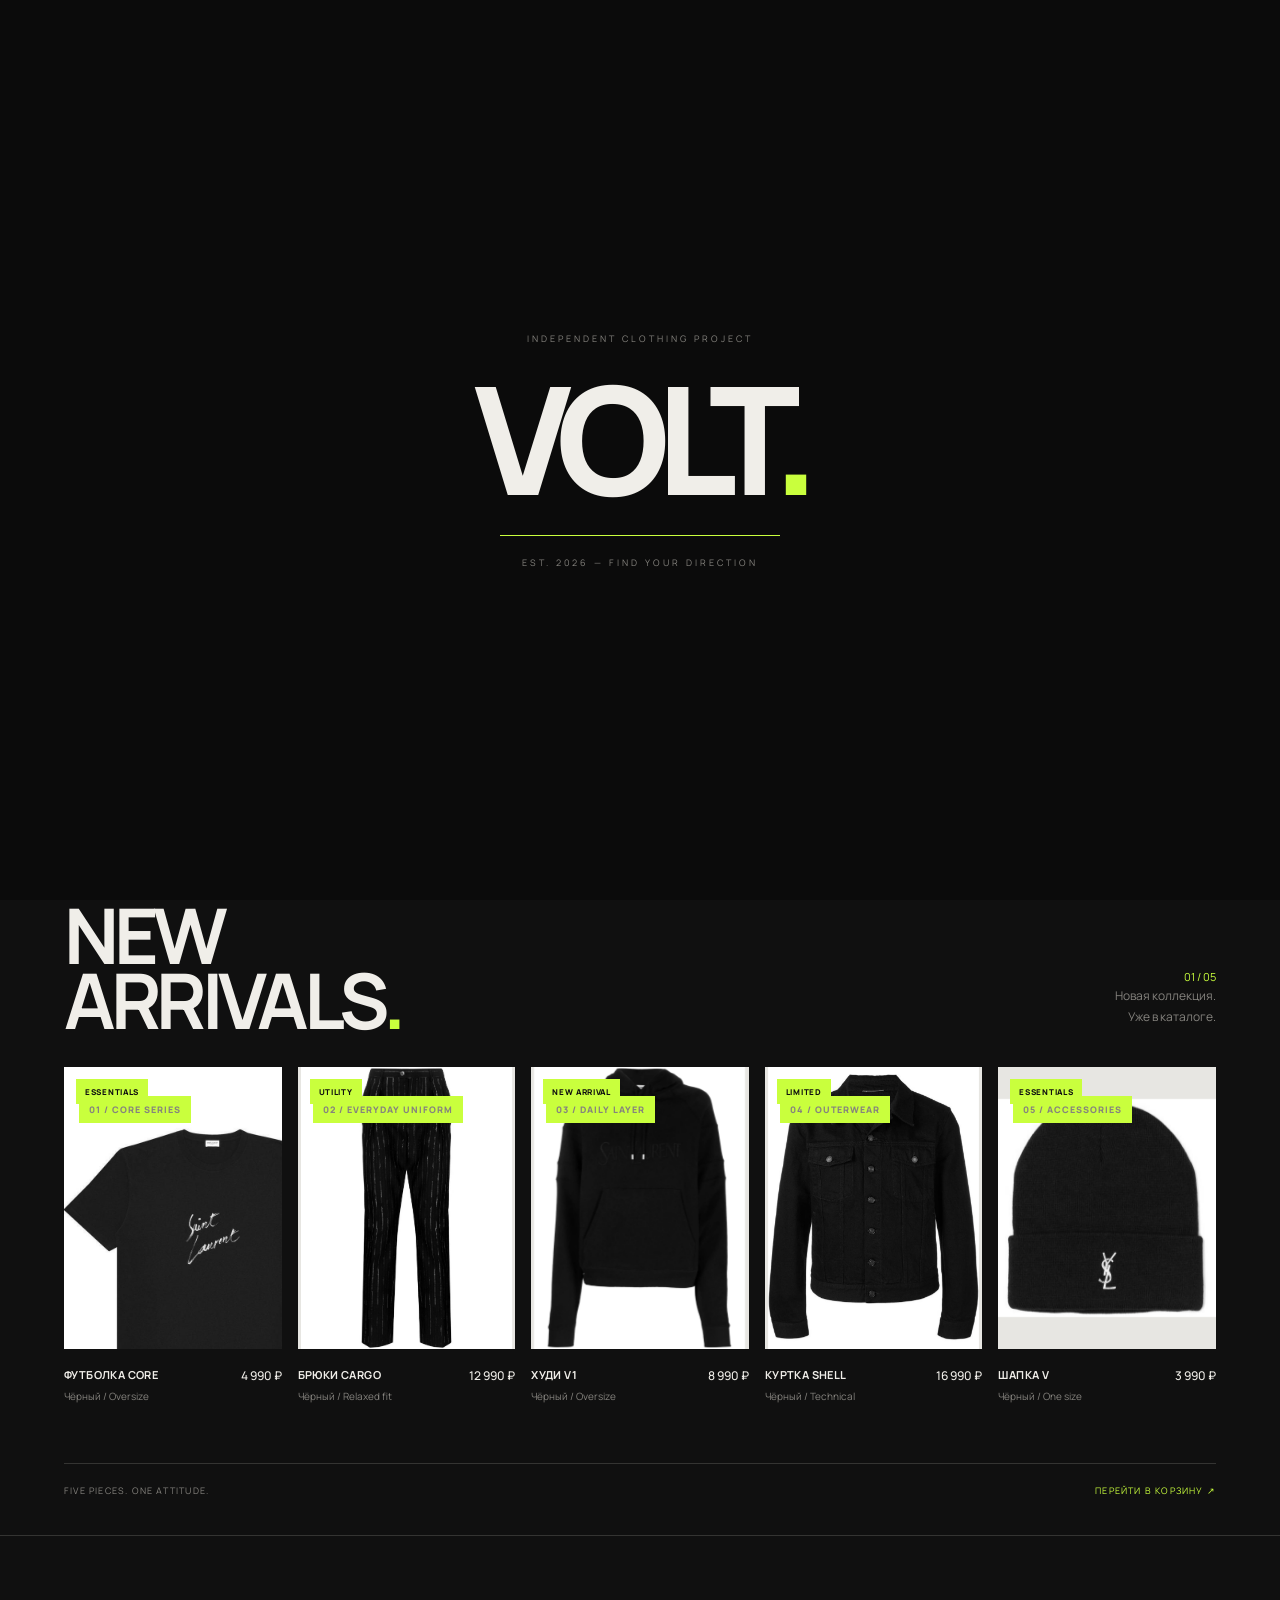
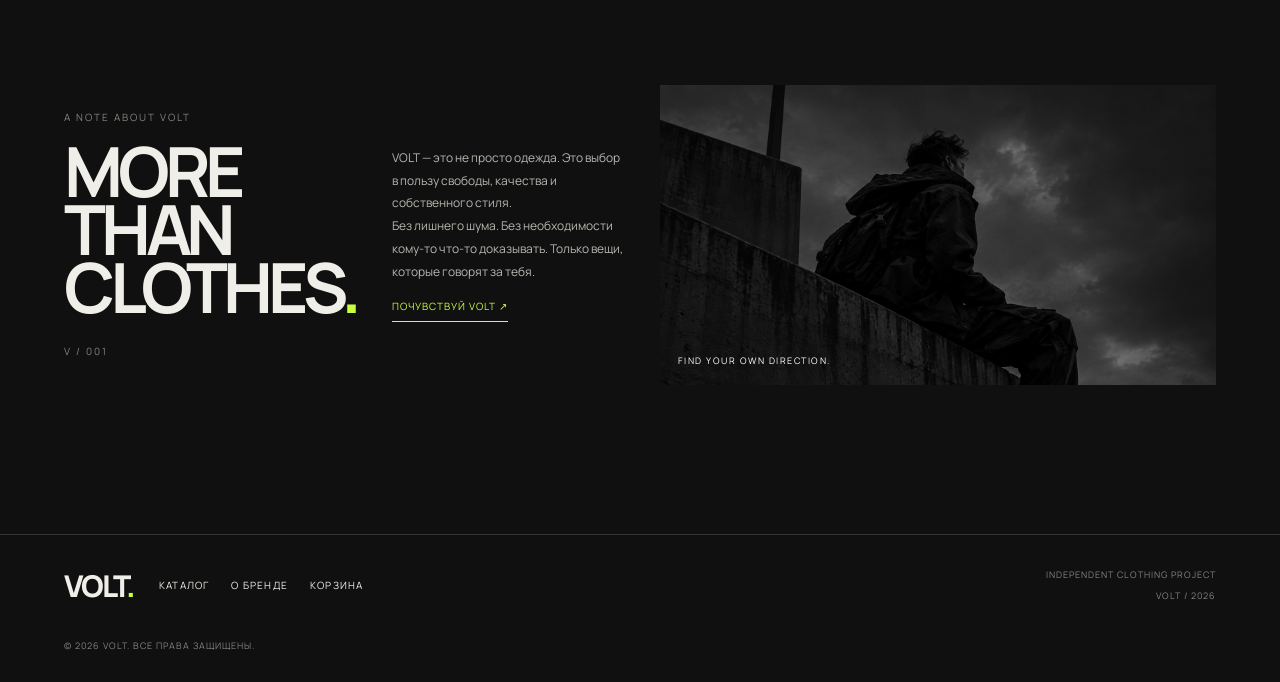
<file: index.html>
<!DOCTYPE html>
<html lang="ru">
<head>
  <meta charset="UTF-8">
  <meta name="viewport" content="width=device-width, initial-scale=1.0">
  <meta name="theme-color" content="#101010">
  <title>VOLT — Independent Clothing</title>
  <link rel="stylesheet" href="./styl.css">
</head>
<body>
<!-- VOLT INTRO -->
<div class="volt-intro" id="voltIntro" aria-label="VOLT">
  <div class="intro-content">
    <span class="intro-caption">INDEPENDENT CLOTHING PROJECT</span>
    <div class="intro-logo">VOLT<span>.</span></div>
    <div class="intro-line">
      <span></span>
    </div>
    <span class="intro-year">EST. 2026 — FIND YOUR DIRECTION</span>
  </div>
</div>
  <header class="header">
    <a href="./index.html" class="logo">VOLT<span>.</span></a>

    <nav class="navigation">
      <a href="#collection">КАТАЛОГ</a>
      <a href="#about">О БРЕНДЕ</a>
      <a href="#contacts">КОНТАКТЫ</a>
    </nav>

    <a href="./cart.html" class="header-button">КОРЗИНА ↗</a>
  </header>

  <main>
    <!-- HERO: главный журнальный экран -->
    <section class="hero hero-editorial">
      <div class="hero-meta">
        <span>INDEPENDENT LABEL / 2026</span>
        <span>01 — NEW COLLECTION</span>
      </div>

      <div class="hero-layout">
        <div class="hero-copy">
          <p class="eyebrow">ОДЕЖДА ДЛЯ ТЕХ, КТО ВЫБИРАЕТ СВОЁ</p>

          <h1>
            VOLT<br>
            CLOTHING<br>
            <span>COLLECTION.</span>
          </h1>

          <div class="hero-bottom">
            <p>Меньше шума.<br>Больше характера.</p>
            <a href="#collection" class="main-button">
              СМОТРЕТЬ КОЛЛЕКЦИЮ <span>↗</span>
            </a>
          </div>
        </div>

        <div class="hero-visual">
          <img
            src="./imagess/volt-campaign.jpg"
            alt="VOLT — editorial campaign"
            class="hero-campaign"
          >
          <span class="hero-vertical-label">FORM / FUNCTION / FREEDOM</span>
          <span class="hero-image-index">V — 001</span>
        </div>
      </div>

      <div class="hero-bottom-line">
        <span>DESIGNED TO STAND APART</span>
        <span>MOSCOW / EVERYWHERE</span>
        <a href="#collection">SCROLL TO EXPLORE ↓</a>
      </div>
    </section>

    <!-- КАТАЛОГ: ссылки на товары сохранены -->
    <section class="collection editorial-collection" id="collection">
      <div class="collection-heading">
        <div>
          <p class="eyebrow">VOL. 001 — 2026</p>
          <h2>NEW<br>ARRIVALS<span>.</span></h2>
        </div>

        <div class="collection-side-note">
          <span>01 / 05</span>
          <p>Новая коллекция.<br>Уже в каталоге.</p>
        </div>
      </div>

      <div class="products-wrapper">
        <div class="products">

          <a href="./product.html?id=tshirt" class="product-link">
            <article class="product product-tshirt">
              <div class="product-image">
                <span class="product-tag">ESSENTIALS</span>
                <img src="./imagess/футболка.jpg" alt="Футболка CORE">
              </div>
              <div class="product-label">01 / CORE SERIES</div>
              <div class="product-info">
                <div>
                  <h3>ФУТБОЛКА CORE</h3>
                  <p>Чёрный / Oversize</p>
                </div>
                <strong class="product-price">4 990 ₽</strong>
              </div>
            </article>
          </a>

          <a href="./product.html?id=pants" class="product-link">
            <article class="product product-pants">
              <div class="product-image">
                <span class="product-tag">UTILITY</span>
                <img src="./imagess/штаны.jpeg" alt="Брюки Cargo">
              </div>
              <div class="product-label">02 / EVERYDAY UNIFORM</div>
              <div class="product-info">
                <div>
                  <h3>БРЮКИ CARGO</h3>
                  <p>Чёрный / Relaxed fit</p>
                </div>
                <strong class="product-price">12 990 ₽</strong>
              </div>
            </article>
          </a>

          <a href="./product.html?id=hoodie" class="product-link">
            <article class="product product-hoodie">
              <div class="product-image">
                <span class="product-tag">NEW ARRIVAL</span>
                <img src="./imagess/худи.jpeg" alt="Худи V1">
              </div>
              <div class="product-label">03 / DAILY LAYER</div>
              <div class="product-info">
                <div>
                  <h3>ХУДИ V1</h3>
                  <p>Чёрный / Oversize</p>
                </div>
                <strong class="product-price">8 990 ₽</strong>
              </div>
            </article>
          </a>

          <a href="./product.html?id=jacket" class="product-link">
            <article class="product product-jacket">
              <div class="product-image">
                <span class="product-tag">LIMITED</span>
                <img src="./imagess/куртка.jpeg" alt="Куртка Shell">
              </div>
              <div class="product-label">04 / OUTERWEAR</div>
              <div class="product-info">
                <div>
                  <h3>КУРТКА SHELL</h3>
                  <p>Чёрный / Technical</p>
                </div>
                <strong class="product-price">16 990 ₽</strong>
              </div>
            </article>
          </a>

          <a href="./product.html?id=hat" class="product-link">
            <article class="product product-hat">
              <div class="product-image">
                <span class="product-tag">ESSENTIALS</span>
                <img src="./imagess/шапка.jpg" alt="Шапка V">
              </div>
              <div class="product-label">05 / ACCESSORIES</div>
              <div class="product-info">
                <div>
                  <h3>ШАПКА V</h3>
                  <p>Чёрный / One size</p>
                </div>
                <strong class="product-price">3 990 ₽</strong>
              </div>
            </article>
          </a>

        </div>
      </div>

      <div class="collection-footer">
        <span>FIVE PIECES. ONE ATTITUDE.</span>
        <a href="./cart.html">ПЕРЕЙТИ В КОРЗИНУ ↗</a>
      </div>
    </section>

    <!-- О БРЕНДЕ: асимметричный журнальный блок -->
    <section class="brand editorial-brand" id="about">
      <div class="brand-heading">
        <p class="eyebrow">A NOTE ABOUT VOLT</p>
        <h2>MORE<br>THAN<br>CLOTHES<span>.</span></h2>
        <span class="brand-number">V / 001</span>
      </div>

      <div class="brand-description">
        <p>
          VOLT — это не просто одежда. Это выбор в пользу
          свободы, качества и собственного стиля.
        </p>
        <p>
          Без лишнего шума. Без необходимости кому-то что-то доказывать.
          Только вещи, которые говорят за тебя.
        </p>
        <a href="#contacts" class="brand-link">ПОЧУВСТВУЙ VOLT ↗</a>
      </div>

      <div class="brand-image">
        <img
          src="./imagess/volt-campaign.jpg"
          alt="Атмосфера бренда VOLT"
          loading="lazy"
        >
        <span>FIND YOUR OWN DIRECTION.</span>
      </div>
    </section>
  </main>

  <footer class="footer editorial-footer" id="contacts">
    <a href="./index.html" class="logo">VOLT<span>.</span></a>

    <div class="footer-links">
      <a href="#collection">КАТАЛОГ</a>
      <a href="#about">О БРЕНДЕ</a>
      <a href="./cart.html">КОРЗИНА</a>
    </div>

    <div class="footer-signature">
      <span>INDEPENDENT CLOTHING PROJECT</span>
      <span>VOLT / 2026</span>
    </div>

    <p class="footer-copy">© 2026 VOLT. ВСЕ ПРАВА ЗАЩИЩЕНЫ.</p>
  </footer>

  <script>
    document.addEventListener("DOMContentLoaded", () => {
      const revealItems = document.querySelectorAll(
        ".hero-copy, .hero-visual, .collection-heading, .product-link, .brand-heading, .brand-description, .brand-image"
      );

      revealItems.forEach((element, index) => {
        element.classList.add("reveal-on-scroll");
        element.style.setProperty(
          "--reveal-delay",
          `${(index % 5) * 90}ms`
        );
      });

      if (!("IntersectionObserver" in window)) {
        revealItems.forEach(element => element.classList.add("is-visible"));
        return;
      }

      const observer = new IntersectionObserver(entries => {
        entries.forEach(entry => {
          if (entry.isIntersecting) {
            entry.target.classList.add("is-visible");
            observer.unobserve(entry.target);
          }
        });
      }, { threshold: 0.12 });

      revealItems.forEach(element => observer.observe(element));
    });
  </script>
<script>
(() => {
  const intro = document.getElementById("voltIntro");

  if (!intro) return;

  // Не показываем заставку при настройке уменьшенного движения.
  if (window.matchMedia("(prefers-reduced-motion: reduce)").matches) {
    intro.remove();
    return;
  }

  // Не блокируем сайт дольше необходимого.
  const finishIntro = () => {
    intro.classList.add("intro-hidden");

    window.setTimeout(() => {
      intro.remove();
    }, 900);
  };

  // Общая длительность заставки — около 2 секунд.
  window.setTimeout(finishIntro, 1900);
})();
</script>
</body>
</html>
</file>
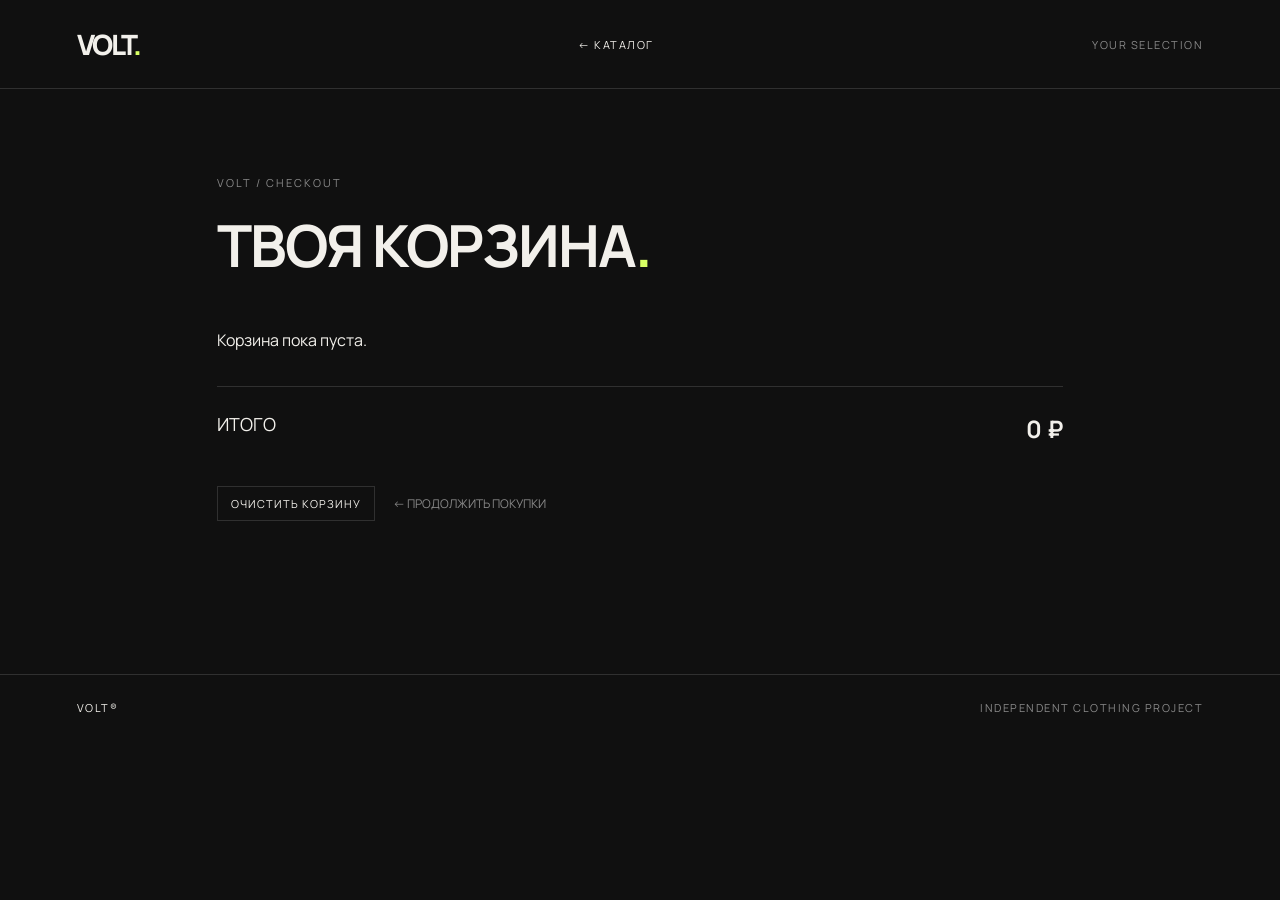
<file: cart.html>
<!DOCTYPE html>
<html lang="ru">
<head>
  <meta charset="UTF-8">
  <meta name="viewport" content="width=device-width, initial-scale=1.0">
  <title>Корзина — VOLT</title>
  <link rel="stylesheet" href="./cart.css">
  <script src="./cart.js" defer></script>
</head>
<body>
  <header class="header">
    <a href="index.html" class="logo">VOLT<span>.</span></a>
    <a href="index.html" class="back-link">← КАТАЛОГ</a>
    <span class="header-label">YOUR SELECTION</span>
  </header>

  <main class="cart-page">
    <p class="eyebrow">VOLT / CHECKOUT</p>
    <h1>ТВОЯ КОРЗИНА<span>.</span></h1>

    <div id="cart-items"></div>

    <section class="cart-summary">
      <div class="total-row">
        <span>ИТОГО</span>
        <strong id="cart-total">0 ₽</strong>
      </div>
      <button id="clear-cart" class="clear-button">
        ОЧИСТИТЬ КОРЗИНУ
      </button>
      <a href="index.html" class="continue-link">← ПРОДОЛЖИТЬ ПОКУПКИ</a>
    </section>
  </main>

  <footer class="footer">
    <span>VOLT®</span>
    <span>INDEPENDENT CLOTHING PROJECT</span>
  </footer>
</body>
</html>
</file>
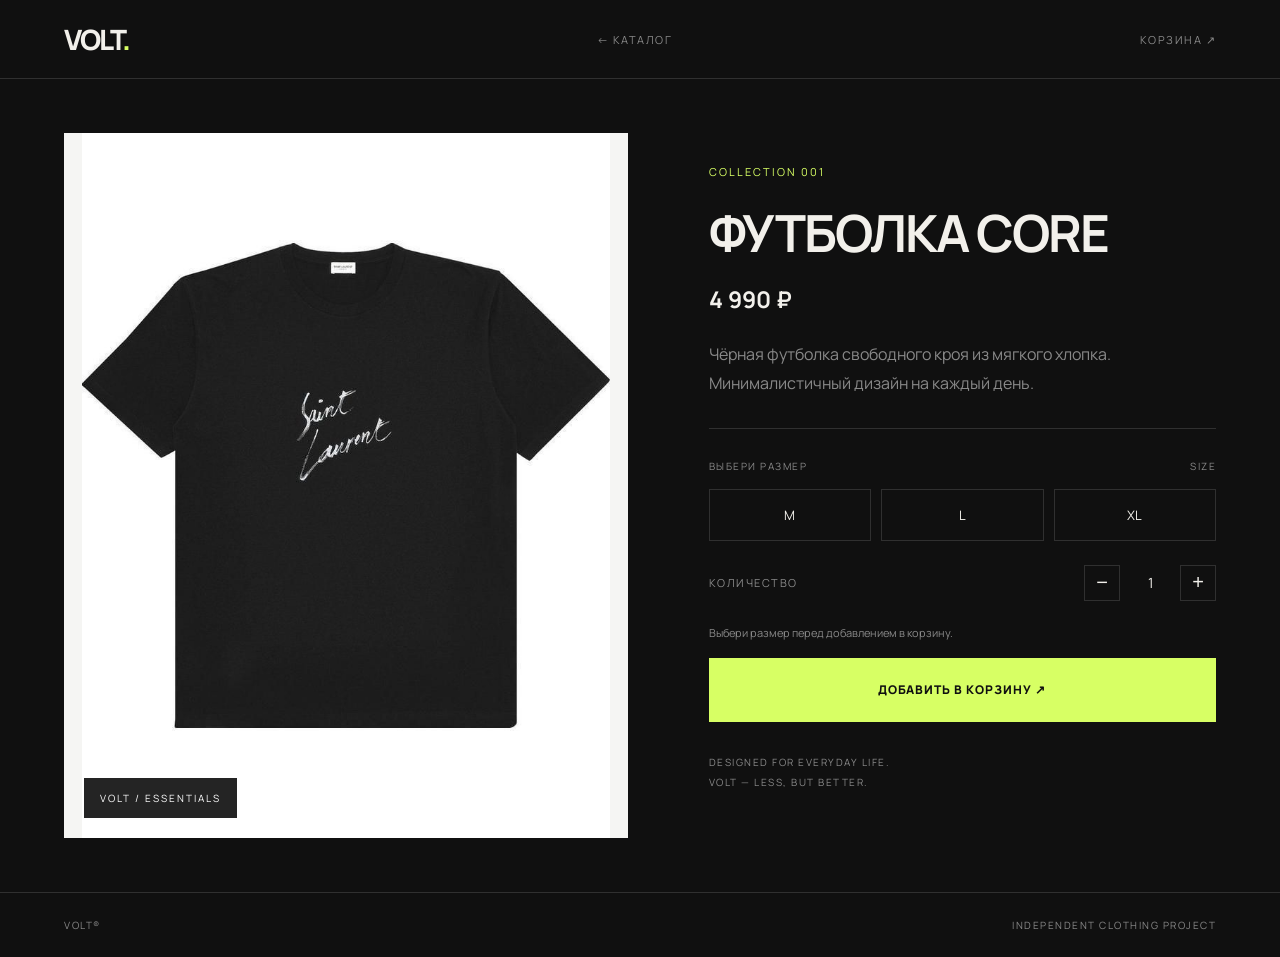
<file: product.html>
<!DOCTYPE html>
<html lang="ru">
<head>
  <meta charset="UTF-8">
  <meta name="viewport" content="width=device-width, initial-scale=1.0">
  <title>Футболка CORE — VOLT</title>
  <link rel="stylesheet" href="./product.css">
  <script src="./product.js" defer></script>
</head>
<body>

  <header class="header">
    <a href="index.html" class="logo">VOLT<span>.</span></a>
    <a href="index.html" class="header-link">← КАТАЛОГ</a>
    <a href="cart.html" class="header-link">КОРЗИНА ↗</a>
  </header>

  <main class="product-page">
    <section class="product-gallery">
      <img
        id="product-image"
        src="imagess/футболка.jpg"
        alt="Футболка CORE"
      >
      <span class="image-label">VOLT / ESSENTIALS</span>
    </section>

    <section class="product-info">
      <p class="eyebrow">COLLECTION 001</p>

      <h1 id="product-name">ФУТБОЛКА CORE</h1>

      <p class="price" id="product-price">4 990 ₽</p>

      <p class="description" id="product-description">
        Чёрная футболка свободного кроя.
      </p>

      <div class="line"></div>

      <div class="size-heading">
        <span>ВЫБЕРИ РАЗМЕР</span>
        <span>SIZE</span>
      </div>

      <div class="sizes" id="sizes">
        <button class="size-option" type="button" data-size="M">M</button>
        <button class="size-option" type="button" data-size="L">L</button>
        <button class="size-option" type="button" data-size="XL">XL</button>
      </div>

<div class="quantity-selector">
  <span>КОЛИЧЕСТВО</span>

  <div class="quantity-controls">
    <button type="button" id="quantity-minus">−</button>
    <span id="quantity-value">1</span>
    <button type="button" id="quantity-plus">+</button>
  </div>
</div>

      <p id="size-message" class="size-message">
        Выбери размер перед добавлением в корзину.
      </p>

      <button id="buy-button" class="buy-button" type="button">
        ДОБАВИТЬ В КОРЗИНУ ↗
      </button>

      <p class="shipping">
        DESIGNED FOR EVERYDAY LIFE.<br>
        VOLT — LESS, BUT BETTER.
      </p>
    </section>
  </main>

  <footer class="footer">
    <span>VOLT®</span>
    <span>INDEPENDENT CLOTHING PROJECT</span>
  </footer>

</body>
</html>
</file>
<file: styl.css>
@import url('https://fonts.googleapis.com/css2?family=Manrope:wght@400;500;600;700;800&display=swap');


:root {
    --background: #101010;
    --text: #f0eee9;
    --muted: #85837e;
    --line: #343432;
    --accent: #c9ff3d;
}


* {
    margin: 0;
    padding: 0;
    box-sizing: border-box;
}


html {
    scroll-behavior: smooth;
}


body {
    background: var(--background);
    color: var(--text);
    font-family: 'Manrope', sans-serif;
}


a {
    color: inherit;
    text-decoration: none;
}


/* =========================
   HEADER
========================= */


.header {
    height: 90px;

    display: flex;
    align-items: center;
    justify-content: space-between;

    padding: 0 7%;

    border-bottom: 1px solid var(--line);

    position: relative;
    z-index: 10;
}


.logo {
    font-size: 30px;
    font-weight: 800;
    letter-spacing: -2px;
}


.logo span {
    color: var(--accent);
}


.navigation {
    display: flex;
    gap: 45px;
}


.navigation a {
    font-size: 11px;
    letter-spacing: 1px;
    color: #aaa;
}


.header-button {
    border: 1px solid #555;

    padding: 15px 25px;

    font-size: 11px;
    letter-spacing: 1px;

    transition: 0.3s;
}


.header-button:hover {
    background: var(--accent);
    color: #000;
    border-color: var(--accent);
}


/* =========================
   HERO
========================= */


.hero {
    min-height: 790px;

    padding: 40px 7% 50px;

    position: relative;

    display: flex;
    flex-direction: column;
    justify-content: space-between;

    overflow: hidden;
}


.hero::after {
    content: "V";

    position: absolute;

    right: 5%;
    bottom: -180px;

    font-size: 650px;
    font-weight: 800;

    color: #171717;

    line-height: 1;

    pointer-events: none;
}


.hero-info {
    display: flex;
    justify-content: space-between;

    font-size: 10px;
    letter-spacing: 2px;

    color: var(--muted);

    position: relative;
    z-index: 2;
}


.hero-content {
    position: relative;
    z-index: 2;
}


.eyebrow {
    font-size: 10px;
    letter-spacing: 3px;

    color: var(--muted);

    margin-bottom: 45px;
}


.hero h1 {
    font-size: clamp(70px, 10vw, 170px);

    line-height: 0.82;

    letter-spacing: -8px;

    max-width: 1000px;

    font-weight: 800;
}


.hero h1 span {
    color: #777570;
}


.hero-bottom {
    margin-top: 60px;

    display: flex;
    align-items: end;
    justify-content: space-between;

    max-width: 1050px;
}


.hero-bottom p {
    color: #aaa;

    font-size: 15px;

    line-height: 1.7;
}


.main-button {
    background: var(--accent);

    color: #050505;

    padding: 22px 28px;

    font-size: 11px;

    font-weight: 800;

    letter-spacing: 1px;

    transition: 0.3s;
}


.main-button span {
    margin-left: 45px;

    font-size: 18px;
}


.main-button:hover {
    transform: translateY(-4px);
}


/* =========================
   COLLECTION
========================= */


.collection {
    border-top: 1px solid var(--line);

    padding: 100px 7% 60px;
}


.collection-heading {
    display: flex;

    justify-content: space-between;

    align-items: end;

    margin-bottom: 55px;
}


.collection-heading h2 {
    font-size: clamp(55px, 7vw, 110px);

    line-height: 0.85;

    letter-spacing: -5px;

    margin-top: 15px;
}


.collection-controls {
    display: flex;

    align-items: center;

    gap: 12px;
}


.collection-controls span {
    font-size: 10px;

    color: var(--muted);

    margin-right: 20px;
}


.collection-controls button {
    width: 45px;
    height: 45px;

    border: 1px solid #444;

    background: transparent;

    color: white;

    cursor: pointer;

    font-size: 18px;

    transition: 0.3s;
}


.collection-controls button:hover {
    background: var(--accent);

    color: black;

    border-color: var(--accent);
}


/* =========================
   PRODUCTS
========================= */


.products-wrapper {
    overflow: hidden;
}


.products {
    display: flex;

    gap: 20px;

    overflow-x: auto;

    scroll-behavior: smooth;

    scrollbar-width: none;

    padding-bottom: 20px;
}


.products::-webkit-scrollbar {
    display: none;
}


.product {
    min-width: 300px;

    width: 300px;

    flex-shrink: 0;
}


.product-image {
    height: 400px;

    background: #191919;

    position: relative;

    overflow: hidden;
}


.product-image img {
    width: 100%;
    height: 100%;

    object-fit: cover;

    display: block;

    filter: grayscale(100%);

    transition: 0.5s;
}


.product:hover img {
    transform: scale(1.04);

    filter: grayscale(0%);
}


.product-label {
    position: absolute;

    top: 15px;
    left: 15px;

    background: var(--accent);

    color: #000;

    padding: 7px 10px;

    font-size: 9px;

    font-weight: 800;

    letter-spacing: 1px;

    z-index: 2;
}


.product-info {
    display: flex;

    justify-content: space-between;

    align-items: end;

    padding-top: 18px;
}


.product-info h3 {
    font-size: 12px;

    letter-spacing: 1px;

    margin-bottom: 7px;
}


.product-info p {
    font-size: 10px;

    color: var(--muted);
}


.product-info strong {
    font-size: 12px;

    white-space: nowrap;
}


/* =========================
   COLLECTION FOOTER
========================= */


.collection-footer {
    display: flex;

    justify-content: space-between;

    border-top: 1px solid var(--line);

    margin-top: 80px;

    padding-top: 20px;

    font-size: 10px;

    letter-spacing: 2px;

    color: var(--muted);
}


/* =========================
   BRAND
========================= */


.brand {
    min-height: 600px;

    border-top: 1px solid var(--line);

    padding: 120px 7%;

    display: flex;

    flex-direction: column;

    justify-content: center;
}


.brand h2 {
    font-size: clamp(70px, 12vw, 180px);

    letter-spacing: -8px;

    line-height: 0.8;

    margin-bottom: 60px;
}


.brand-text {
    max-width: 500px;

    font-size: 20px;

    line-height: 1.6;

    color: #999;
}


/* =========================
   MOBILE
========================= */


@media (max-width: 700px) {

    .header {
        padding: 0 20px;
    }


    .navigation {
        display: none;
    }


    .header-button {
        padding: 12px;
    }


    .hero {
        padding: 30px 20px;
    }


    .hero-info {
        font-size: 8px;
    }


    .hero h1 {
        font-size: 65px;

        letter-spacing: -4px;
    }


    .hero-bottom {
        display: block;
    }


    .main-button {
        display: inline-block;

        margin-top: 30px;
    }


    .collection {
        padding: 70px 20px 40px;
    }


    .collection-heading {
        display: block;
    }


    .collection-controls {
        margin-top: 30px;
    }


    .product {
        min-width: 270px;

        width: 270px;
    }


    .product-image {
        height: 360px;
    }


    .collection-footer {
        display: block;
    }


    .collection-footer p:last-child {
        margin-top: 10px;
    }

}
.product-image {
  width: 100%;
  height: 400px;
  overflow: hidden;
  background: #292929;
}


.product-image img {
    display: block;
    width: 100%;
    height: 100%;
    object-fit: contain;
    object-position: center;
}
.product-tshirt .product-image img {
    width: 300px !important;
    height: auto !important;
    max-width: none !important;
    object-fit: contain !important;
    transform: none !important;
    position: relative !important;
    left: 0 !important;
    top: 0 !important;
}
.product-link {
    display: block;
    color: inherit;
    text-decoration: none;
    cursor: pointer;
}

.product-link .product {
    height: 100%;
}

/* =========================
   VOLT — SMOOTH ANIMATIONS
========================= */

/* Плавное поведение интерактивных элементов */
.product-link,
.product-image img,
.product-label,
.product-info,
.header a,
.main-button,
.header-button {
    transition:
        transform 0.4s cubic-bezier(0.22, 1, 0.36, 1),
        color 0.3s ease,
        background-color 0.3s ease,
        border-color 0.3s ease,
        opacity 0.3s ease;
}

/* Карточка слегка приподнимается */
.product-link {
    border-radius: 2px;
    -webkit-tap-highlight-color: transparent;
}

.product-link:hover {
    transform: translateY(-5px);
}

/* Фото плавно приближается */
.product-image {
    overflow: hidden;
}

.product-image img {
    transition:
        transform 0.7s cubic-bezier(0.22, 1, 0.36, 1),
        filter 0.5s ease;
    will-change: transform;
}

/* Не затрагиваем специальные размеры фото футболки */
.product-link:not(:hover) .product-image img {
    /* Исходный масштаб */
}

.product-link:hover .product-image img {
    transform: scale(1.045);
}

/* Название товара немного подсвечивается */
.product-link:hover .product-info h3 {
    color: var(--accent);
    transition: color 0.3s ease;
}

/* Ценник мягко сдвигается */
.product-info strong,
.product-info .product-price {
    transition: transform 0.3s ease, color 0.3s ease;
}

.product-link:hover .product-info strong,
.product-link:hover .product-info .product-price {
    transform: translateX(-3px);
}

/* Кнопки */
.main-button,
.header-button {
    transition:
        transform 0.3s ease,
        background-color 0.3s ease,
        color 0.3s ease,
        border-color 0.3s ease;
}

.main-button:hover,
.header-button:hover {
    transform: translateY(-3px);
}

.main-button:active,
.header-button:active {
    transform: translateY(0) scale(0.98);
}

/* Плавная прокрутка каталога */
.products {
    scroll-behavior: smooth;
    -webkit-overflow-scrolling: touch;
}

/* Появление главного экрана */
@keyframes voltFadeUp {
    from {
        opacity: 0;
        transform: translateY(22px);
    }

    to {
        opacity: 1;
        transform: translateY(0);
    }
}

/* =========================
   VOLT — EDITORIAL HERO REVEAL
========================= */

@keyframes voltTextReveal {
    from {
        opacity: 0;
        transform: translateY(35px);
        filter: blur(5px);
    }

    to {
        opacity: 1;
        transform: translateY(0);
        filter: blur(0);
    }
}

/* Верхняя строка */
.hero-info {
    animation: voltTextReveal 0.8s ease both;
    animation-delay: 0.1s;
}

/* Маленькая надпись над заголовком */
.hero-content .eyebrow {
    animation: voltTextReveal 0.8s ease both;
    animation-delay: 0.25s;
}

/* Большой заголовок */
.hero-content h1 {
    animation: voltTextReveal 1s cubic-bezier(0.22, 1, 0.36, 1) both;
    animation-delay: 0.4s;
}

/* Описание и кнопка */
.hero-bottom p {
    animation: voltTextReveal 0.8s ease both;
    animation-delay: 0.65s;
}

.hero-bottom .main-button {
    animation: voltTextReveal 0.8s ease both;
    animation-delay: 0.8s;
}

/* Не анимируем повторно при настройке уменьшения движения */
@media (prefers-reduced-motion: reduce) {
    .hero-info,
    .hero-content .eyebrow,
    .hero-content h1,
    .hero-bottom p,
    .hero-bottom .main-button {
        animation: none;
        filter: none;
    }
}

/* Уважение к настройке уменьшения движения */
@media (prefers-reduced-motion: reduce) {
    *,
    *::before,
    *::after {
        animation-duration: 0.01ms !important;
        animation-iteration-count: 1 !important;
        scroll-behavior: auto !important;
        transition-duration: 0.01ms !important;
    }
}

/* На телефоне убираем подъём карточки */
@media (max-width: 700px) {
    .product-link:hover {
        transform: none;
    }
}

/* =========================
   VOLT — PRODUCT PAGE MOTION
========================= */

@keyframes productReveal {
    from {
        opacity: 0;
        transform: translateY(18px);
    }

    to {
        opacity: 1;
        transform: translateY(0);
    }
}

@keyframes imageReveal {
    from {
        opacity: 0;
        transform: scale(0.97);
    }

    to {
        opacity: 1;
        transform: scale(1);
    }
}

/* Фото товара */
.product-gallery {
    animation: imageReveal 0.8s cubic-bezier(0.22, 1, 0.36, 1) both;
}

/* Информация появляется чуть позже фото */
.product-info {
    animation: productReveal 0.75s cubic-bezier(0.22, 1, 0.36, 1) 0.12s both;
}

/* Кнопка добавления в корзину */
.buy-button {
    transition:
        transform 0.3s ease,
        background-color 0.3s ease,
        color 0.3s ease,
        opacity 0.3s ease;
}

.buy-button:hover {
    transform: translateY(-2px);
}

.buy-button:active {
    transform: scale(0.985);
}

/* Размеры */
.size-option {
    transition:
        color 0.25s ease,
        background-color 0.25s ease,
        border-color 0.25s ease,
        transform 0.25s ease;
}

.size-option:hover {
    transform: translateY(-2px);
}

/* Количество */
.quantity-controls button {
    transition:
        color 0.25s ease,
        border-color 0.25s ease,
        background-color 0.25s ease,
        transform 0.2s ease;
}

.quantity-controls button:active {
    transform: scale(0.92);
}

/* Доступность: отключаем движения по запросу пользователя */
@media (prefers-reduced-motion: reduce) {
    .product-gallery,
    .product-info {
        animation: none;
    }

    .buy-button,
    .size-option,
    .quantity-controls button {
        transition: none;
    }
}

/* VOLT — animation on page load */

.reveal-on-load {
    opacity: 0;
    transform: translateY(28px);
    filter: blur(4px);
    animation: voltReveal 0.9s cubic-bezier(0.22, 1, 0.36, 1) forwards;
    animation-delay: var(--reveal-delay, 0s);
}

@keyframes voltReveal {
    to {
        opacity: 1;
        transform: translateY(0);
        filter: blur(0);
    }
}

@media (prefers-reduced-motion: reduce) {
    .reveal-on-load {
        opacity: 1;
        transform: none;
        filter: none;
        animation: none;
    }
}
/* ========================================
   VOLT — DARK EDITORIAL HOMEPAGE
======================================== */

:root {
  --editorial-lime: #c9ff3d;
  --editorial-black: #101010;
  --editorial-line: #343432;
}

/* HEADER */

.header {
  position: relative;
  z-index: 5;
  min-height: 76px;
  padding: 18px 5%;
  border-bottom: 1px solid var(--editorial-line);
}

.logo {
  font-size: 30px;
  font-weight: 800;
  letter-spacing: -2px;
}

.logo span,
.collection-heading h2 span,
.brand-heading h2 span {
  color: var(--editorial-lime);
}

.navigation {
  display: flex;
  align-items: center;
  gap: 34px;
}

.navigation a,
.header-button,
.footer-links a {
  font-size: 10px;
  letter-spacing: 1.2px;
  text-decoration: none;
  color: var(--text);
  transition: color .25s ease;
}

.navigation a:hover,
.footer-links a:hover {
  color: var(--editorial-lime);
}

.header-button {
  padding: 12px 16px;
  border: 1px solid var(--editorial-line);
}

/* HERO */

.hero-editorial {
  position: relative;
  min-height: 680px;
  padding: 24px 5% 0;
  overflow: hidden;
  border-bottom: 1px solid var(--editorial-line);
  background:
    radial-gradient(ellipse at 72% 45%, #202020 0%, transparent 55%),
    var(--editorial-black);
}

.hero-meta,
.hero-bottom-line {
  display: flex;
  justify-content: space-between;
  align-items: center;
  gap: 20px;
  color: var(--muted);
  font-size: 9px;
  letter-spacing: 1.5px;
}

.hero-layout {
  display: grid;
  grid-template-columns: 1.08fr .92fr;
  align-items: center;
  min-height: 540px;
  gap: 24px;
}

.hero-copy {
  position: relative;
  z-index: 2;
  padding: 38px 0;
}

.hero-copy .eyebrow {
  margin-bottom: 25px;
  color: var(--editorial-lime);
  font-size: 10px;
  letter-spacing: 2px;
}

.hero-copy h1 {
  margin: 0;
  font-size: clamp(58px, 8.8vw, 132px);
  line-height: .79;
  letter-spacing: -.085em;
  font-weight: 800;
}

.hero-copy h1 span {
  color: #aaa9a5;
}

.hero-bottom {
  display: flex;
  align-items: center;
  gap: 30px;
  margin-top: 42px;
}

.hero-bottom p {
  color: var(--muted);
  font-size: 12px;
  line-height: 1.7;
}

.main-button {
  display: inline-flex;
  align-items: center;
  justify-content: space-between;
  gap: 25px;
  padding: 16px 19px;
  background: var(--editorial-lime);
  color: #101010;
  font-size: 10px;
  font-weight: 800;
  letter-spacing: .8px;
  text-decoration: none;
  transition: transform .25s ease, background .25s ease;
}

.main-button:hover {
  transform: translateY(-3px);
  background: #dcff86;
}

.main-button span {
  font-size: 17px;
}

.hero-visual {
  position: relative;
  align-self: stretch;
  min-height: 440px;
  overflow: hidden;
  background: #191919;
}

.hero-visual::after {
  content: "";
  position: absolute;
  inset: 0;
  pointer-events: none;
  background: linear-gradient(90deg, #101010 0%, transparent 38%),
              linear-gradient(0deg, #10101066, transparent 35%);
}

.hero-campaign {
  width: 100%;
  height: 100%;
  min-height: 440px;
  position: absolute;
  inset: 0;
  object-fit: cover;
  object-position: center 35%;
  filter: grayscale(100%) brightness(.78) contrast(1.08);
  transition: transform .8s ease, filter .8s ease;
}

.hero-visual:hover .hero-campaign {
  transform: scale(1.035);
  filter: grayscale(75%) brightness(.9) contrast(1.08);
}

.hero-vertical-label {
  position: absolute;
  z-index: 1;
  right: 15px;
  top: 25%;
  writing-mode: vertical-rl;
  font-size: 9px;
  letter-spacing: 3px;
  color: #e5e5e5;
}

.hero-image-index {
  position: absolute;
  z-index: 1;
  bottom: 20px;
  left: 20px;
  color: var(--editorial-lime);
  font-size: 11px;
  letter-spacing: 2px;
}

.hero-bottom-line {
  min-height: 58px;
  border-top: 1px solid var(--editorial-line);
}

.hero-bottom-line a {
  color: var(--editorial-lime);
  text-decoration: none;
}

/* CATALOG */

.editorial-collection {
  padding: 100px 5% 38px;
}

.collection-heading {
  display: flex;
  justify-content: space-between;
  align-items: end;
  gap: 30px;
  margin-bottom: 35px;
}

.collection-heading .eyebrow,
.brand-heading .eyebrow {
  margin-bottom: 18px;
  font-size: 10px;
  letter-spacing: 2px;
  color: var(--muted);
}

.collection-heading h2 {
  margin: 0;
  font-size: clamp(46px, 6vw, 82px);
  line-height: .84;
  letter-spacing: -.07em;
}

.collection-side-note {
  padding-bottom: 5px;
  text-align: right;
}

.collection-side-note span {
  color: var(--editorial-lime);
  font-size: 11px;
}

.collection-side-note p {
  color: var(--muted);
  font-size: 12px;
  line-height: 1.7;
}

.products-wrapper {
  overflow: visible;
}

.products {
  display: grid;
  grid-template-columns: repeat(5, minmax(0, 1fr));
  gap: 16px;
  align-items: start;
}

.product-link {
  min-width: 0;
  color: inherit;
  text-decoration: none;
  transition: transform .35s ease;
}

.product-link:hover {
  transform: translateY(-5px);
}

.product {
  width: 100%;
  min-width: 0;
}

.product-image {
  position: relative;
  height: clamp(180px, 22vw, 330px);
  overflow: hidden;
  background: #e7e6e2;
}

.product-image img {
  width: 100%;
  height: 100%;
  object-fit: contain;
  display: block;
  transition: transform .6s ease, filter .4s ease;
}

.product-link:hover .product-image img {
  transform: scale(1.045);
}

.product-tag {
  position: absolute;
  z-index: 1;
  top: 12px;
  left: 12px;
  padding: 7px 9px;
  background: var(--editorial-lime);
  color: #101010;
  font-size: 8px;
  font-weight: 800;
  letter-spacing: .7px;
}

.product-label {
  margin: 14px 0 9px;
  color: var(--muted);
  font-size: 9px;
  letter-spacing: 1px;
}

.product-info {
  display: flex;
  justify-content: space-between;
  align-items: start;
  gap: 8px;
}

.product-info h3 {
  margin: 0 0 7px;
  font-size: 11px;
  letter-spacing: .4px;
  transition: color .25s ease;
}

.product-link:hover .product-info h3 {
  color: var(--editorial-lime);
}

.product-info p {
  margin: 0;
  color: var(--muted);
  font-size: 10px;
}

.product-price {
  white-space: nowrap;
  font-size: 11px;
  font-weight: 500;
}

.collection-footer {
  display: flex;
  justify-content: space-between;
  gap: 20px;
  margin-top: 40px;
  padding-top: 20px;
  border-top: 1px solid var(--editorial-line);
  color: var(--muted);
  font-size: 9px;
  letter-spacing: 1.2px;
}

.collection-footer a {
  color: var(--editorial-lime);
  text-decoration: none;
}

/* BRAND STORY */

.editorial-brand {
  display: grid;
  grid-template-columns: .8fr .65fr 1.55fr;
  gap: 35px;
  align-items: center;
  padding: 60px 5%;
  border-top: 1px solid var(--editorial-line);
  border-bottom: 1px solid var(--editorial-line);
}

.brand-heading h2 {
  margin: 0;
  font-size: clamp(43px, 5.4vw, 75px);
  line-height: .84;
  letter-spacing: -.075em;
}

.brand-number {
  display: inline-block;
  margin-top: 28px;
  color: var(--muted);
  font-size: 10px;
  letter-spacing: 2px;
}

.brand-description p {
  max-width: 290px;
  color: #b8b6b0;
  font-size: 12px;
  line-height: 1.9;
}

.brand-link {
  display: inline-block;
  margin-top: 16px;
  padding-bottom: 8px;
  border-bottom: 1px solid var(--editorial-lime);
  color: var(--editorial-lime);
  font-size: 10px;
  letter-spacing: 1px;
  text-decoration: none;
}

.brand-image {
  position: relative;
  min-height: 300px;
  overflow: hidden;
  background: #191919;
}

.brand-image img {
  position: absolute;
  width: 100%;
  height: 100%;
  inset: 0;
  object-fit: cover;
  object-position: center 40%;
  filter: grayscale(100%) brightness(.7);
  transition: transform .8s ease, filter .8s ease;
}

.brand-image:hover img {
  transform: scale(1.04);
  filter: grayscale(70%) brightness(.85);
}

.brand-image span {
  position: absolute;
  z-index: 1;
  left: 18px;
  bottom: 18px;
  color: white;
  font-size: 9px;
  letter-spacing: 1.5px;
}

/* FOOTER */

.editorial-footer {
  display: grid;
  grid-template-columns: auto 1fr auto;
  gap: 25px;
  align-items: center;
  padding: 30px 5%;
}

.footer-links {
  display: flex;
  flex-wrap: wrap;
  gap: 22px;
}

.footer-signature {
  display: flex;
  flex-direction: column;
  gap: 8px;
  text-align: right;
  color: var(--muted);
  font-size: 9px;
  letter-spacing: 1px;
}

.footer-copy {
  grid-column: 1 / -1;
  margin: 8px 0 0;
  color: var(--muted);
  font-size: 9px;
  letter-spacing: 1px;
}

/* SCROLL ANIMATIONS */

.reveal-on-scroll {
  opacity: 0;
  transform: translateY(22px);
  filter: blur(3px);
  transition:
    opacity .7s ease,
    transform .7s cubic-bezier(.2, .7, .2, 1),
    filter .7s ease;
  transition-delay: var(--reveal-delay, 0ms);
}

.reveal-on-scroll.is-visible {
  opacity: 1;
  transform: translateY(0);
  filter: blur(0);
}

/* RESPONSIVE */

@media (max-width: 950px) {
  .hero-layout {
    grid-template-columns: 1fr .8fr;
  }

  .hero-copy h1 {
    font-size: clamp(54px, 8vw, 85px);
  }

  .products {
    grid-template-columns: repeat(3, minmax(0, 1fr));
    row-gap: 30px;
  }

  .product-image {
    height: clamp(220px, 35vw, 330px);
  }

  .editorial-brand {
    grid-template-columns: 1fr 1fr;
  }

  .brand-image {
    grid-column: 1 / -1;
    min-height: 340px;
  }
}

@media (max-width: 600px) {
  .header {
    padding: 16px 5%;
    flex-wrap: wrap;
    gap: 15px;
  }

  .logo {
    font-size: 25px;
  }

  .navigation {
    order: 3;
    width: 100%;
    justify-content: space-between;
    gap: 10px;
  }

  .navigation a,
  .header-button {
    font-size: 9px;
  }

  .hero-editorial {
    padding-top: 20px;
  }

  .hero-meta {
    font-size: 8px;
  }

  .hero-layout {
    grid-template-columns: 1fr;
    gap: 8px;
    padding-top: 30px;
  }

  .hero-copy {
    padding: 10px 0 24px;
  }

  .hero-copy h1 {
    font-size: clamp(54px, 13vw, 80px);
  }

  .hero-bottom {
    flex-wrap: wrap;
    gap: 12px;
    margin-top: 25px;
  }

  .hero-visual {
    min-height: 310px;
  }

  .hero-campaign {
    min-height: 310px;
  }

  .hero-bottom-line {
    flex-wrap: wrap;
    justify-content: space-between;
    padding: 14px 0;
    font-size: 8px;
  }

  .hero-bottom-line span:nth-child(2) {
    display: none;
  }

  .editorial-collection {
    padding: 65px 5% 30px;
  }

  .collection-heading {
    align-items: end;
    gap: 12px;
  }

  .collection-heading h2 {
    font-size: 48px;
  }

  .collection-side-note p {
    font-size: 10px;
  }

  .products {
    grid-template-columns: repeat(2, minmax(0, 1fr));
    gap: 28px 12px;
  }

  .product-image {
    height: clamp(170px, 53vw, 270px);
  }

  .product-tag {
    top: 8px;
    left: 8px;
    font-size: 7px;
    padding: 6px;
  }

  .product-info {
    flex-direction: column;
    gap: 9px;
  }

  .product-info h3 {
    font-size: 10px;
  }

  .product-price {
    font-size: 11px;
  }

  .collection-footer {
    font-size: 8px;
  }

  .editorial-brand {
    grid-template-columns: 1fr;
    gap: 25px;
    padding: 45px 5%;
  }

  .brand-heading h2 {
    font-size: 65px;
  }

  .brand-image {
    grid-column: auto;
    min-height: 260px;
  }

  .editorial-footer {
    grid-template-columns: 1fr auto;
    gap: 22px;
  }

  .footer-links {
    grid-column: 1 / -1;
    order: 3;
    gap: 18px;
  }

  .footer-signature {
    font-size: 8px;
  }
}

@media (prefers-reduced-motion: reduce) {
  .reveal-on-scroll {
    opacity: 1;
    transform: none;
    filter: none;
    transition: none;
  }

  *,
  *::before,
  *::after {
    scroll-behavior: auto !important;
    animation-duration: .01ms !important;
    transition-duration: .01ms !important;
  }
}
/* =================================
   VOLT — CINEMATIC INTRO
================================= */

.volt-intro {
  position: fixed;
  inset: 0;
  z-index: 9999;
  display: grid;
  place-items: center;
  background: #0b0b0b;
  opacity: 1;
  visibility: visible;
  transition:
    opacity .8s cubic-bezier(.76, 0, .24, 1),
    visibility .8s;
}

.intro-content {
  display: flex;
  flex-direction: column;
  align-items: center;
  padding: 24px;
}

.intro-caption,
.intro-year {
  color: #85837e;
  font-size: 9px;
  letter-spacing: 3px;
  text-align: center;
  opacity: 0;
  animation: introTextIn .7s ease forwards;
}

.intro-caption {
  animation-delay: .15s;
}

.intro-logo {
  margin: 18px 0 14px;
  color: #f0eee9;
  font-family: 'Manrope', sans-serif;
  font-size: clamp(76px, 15vw, 150px);
  font-weight: 800;
  letter-spacing: -.09em;
  line-height: 1;
  opacity: 0;
  transform: translateY(20px) scale(.96);
  animation: introLogoIn .9s cubic-bezier(.16, 1, .3, 1) .3s forwards;
}

.intro-logo span {
  color: #c9ff3d;
}

.intro-line {
  width: min(280px, 65vw);
  height: 1px;
  margin: 8px 0 20px;
  overflow: hidden;
  background: #292929;
}

.intro-line span {
  display: block;
  width: 100%;
  height: 100%;
  background: #c9ff3d;
  transform: scaleX(0);
  transform-origin: left;
  animation: introLineIn .8s ease .65s forwards;
}

.intro-year {
  animation-delay: .75s;
}

.volt-intro.intro-hidden {
  opacity: 0;
  visibility: hidden;
  pointer-events: none;
}

@keyframes introTextIn {
  from {
    opacity: 0;
    transform: translateY(8px);
  }
  to {
    opacity: 1;
    transform: translateY(0);
  }
}

@keyframes introLogoIn {
  to {
    opacity: 1;
    transform: translateY(0) scale(1);
  }
}

@keyframes introLineIn {
  to {
    transform: scaleX(1);
  }
}

@media (prefers-reduced-motion: reduce) {
  .volt-intro {
    display: none;
  }
}
</file>
<file: cart.css>
@import url('https://fonts.googleapis.com/css2?family=Manrope:wght@400;500;600;700;800&display=swap');

:root {
  --bg: #101010;
  --panel: #171717;
  --text: #f2f0eb;
  --muted: #898989;
  --line: #303030;
  --accent: #d7ff64;
}

* {
  box-sizing: border-box;
}

body {
  margin: 0;
  background: var(--bg);
  color: var(--text);
  font-family: 'Manrope', sans-serif;
}

a {
  color: inherit;
  text-decoration: none;
}

.header,
.footer {
  display: flex;
  align-items: center;
  justify-content: space-between;
  gap: 20px;
  padding: 25px 6%;
  border-bottom: 1px solid var(--line);
}

.logo {
  font-size: 28px;
  font-weight: 800;
  letter-spacing: -2px;
}

.logo span,
.cart-page h1 span {
  color: var(--accent);
}

.back-link,
.header-label,
.footer {
  font-size: 11px;
  letter-spacing: 1.5px;
}

.header-label,
.footer span:nth-child(2) {
  color: var(--muted);
}

.cart-page {
  max-width: 1000px;
  min-height: 65vh;
  margin: 0 auto;
  padding: 75px 6%;
}

.eyebrow {
  color: var(--muted);
  font-size: 11px;
  letter-spacing: 2px;
}

.cart-page h1 {
  margin: 15px 0 45px;
  font-size: clamp(32px, 6vw, 58px);
  letter-spacing: -2px;
}

.cart-item {
  display: grid;
  grid-template-columns: 110px 1fr auto;
  gap: 24px;
  align-items: center;
  padding: 22px 0;
  border-top: 1px solid var(--line);
}

.cart-item img {
  width: 110px;
  height: 135px;
  object-fit: cover;
  background: var(--panel);
}

.item-name {
  font-weight: 700;
}

.item-meta {
  margin-top: 8px;
  color: var(--muted);
  font-size: 13px;
}

.item-price {
  margin-top: 12px;
  font-size: 14px;
}

.item-actions {
  display: flex;
  align-items: center;
  gap: 12px;
  margin-top: 14px;
}

.item-actions button,
.clear-button {
  padding: 9px 13px;
  border: 1px solid var(--line);
  background: transparent;
  color: var(--text);
  font: inherit;
  cursor: pointer;
}

.item-actions button:hover,
.clear-button:hover {
  border-color: var(--accent);
}

.remove-button {
  color: var(--muted) !important;
  font-size: 12px !important;
}

.cart-summary {
  margin-top: 35px;
  padding-top: 25px;
  border-top: 1px solid var(--line);
}

.total-row {
  display: flex;
  justify-content: space-between;
  margin-bottom: 25px;
  font-size: 18px;
}

.total-row strong {
  font-size: 24px;
}

.clear-button {
  margin-right: 15px;
  font-size: 11px;
  letter-spacing: 1px;
}

.continue-link {
  display: inline-block;
  margin-top: 25px;
  color: var(--muted);
  font-size: 12px;
}

.empty-cart {
  padding: 35px 0;
  color: var(--muted);
  border-top: 1px solid var(--line);
}

.footer {
  border-top: 1px solid var(--line);
  border-bottom: none;
}

@media (max-width: 600px) {
  .header,
  .footer {
    padding: 20px 5%;
  }

  .header-label {
    display: none;
  }

  .cart-page {
    padding: 45px 5%;
  }

  .cart-item {
    grid-template-columns: 85px 1fr;
    gap: 15px;
  }

  .cart-item img {
    width: 85px;
    height: 110px;
  }

  .item-right {
    grid-column: 2;
  }

  .footer {
    flex-wrap: wrap;
  }
}
</file>
<file: product.css>
@import url('https://fonts.googleapis.com/css2?family=Manrope:wght@400;500;600;700;800&display=swap');

:root {
  --bg: #101010;
  --panel: #171717;
  --text: #f2f0eb;
  --muted: #898989;
  --line: #303030;
  --accent: #d7ff64;
}

* {
  box-sizing: border-box;
}

body {
  margin: 0;
  background: var(--bg);
  color: var(--text);
  font-family: 'Manrope', sans-serif;
}

a {
  color: inherit;
  text-decoration: none;
}

.header {
  min-height: 76px;
  padding: 20px 5%;
  display: flex;
  align-items: center;
  justify-content: space-between;
  gap: 20px;
  border-bottom: 1px solid var(--line);
}

.logo {
  font-size: 28px;
  font-weight: 800;
  letter-spacing: -1.5px;
}

.logo span {
  color: var(--accent);
}

.header-link {
  color: var(--muted);
  font-size: 11px;
  letter-spacing: 1.5px;
  transition: color 0.2s;
}

.header-link:hover {
  color: var(--accent);
}

.product-page {
  max-width: 1440px;
  margin: auto;
  padding: 54px 5%;
  display: grid;
  grid-template-columns: 1fr 0.9fr;
  gap: 7%;
  align-items: start;
}

.product-gallery {
  position: relative;
  background: #f5f5f3;
  overflow: hidden;
}

.product-gallery img {
  display: block;
  width: 100%;
  aspect-ratio: 4 / 5;
  object-fit: contain;
}

.image-label {
  position: absolute;
  bottom: 20px;
  left: 20px;
  padding: 13px 16px;
  background: #242424;
  color: white;
  font-size: 10px;
  letter-spacing: 2px;
}

.product-info {
  padding-top: 20px;
}

.eyebrow {
  color: var(--accent);
  font-size: 11px;
  letter-spacing: 2px;
}

h1 {
  margin: 25px 0 20px;
  font-size: clamp(28px, 4vw, 52px);
  line-height: 1.1;
  letter-spacing: -2px;
}

.price {
  font-size: 23px;
  font-weight: 700;
}

.description {
  margin: 25px 0;
  color: var(--muted);
  line-height: 1.8;
}

.line {
  height: 1px;
  margin: 30px 0;
  background: var(--line);
}

.size-heading {
  display: flex;
  justify-content: space-between;
  color: var(--muted);
  font-size: 10px;
  letter-spacing: 1.5px;
}

.sizes {
  display: grid;
  grid-template-columns: repeat(3, 1fr);
  gap: 10px;
  margin-top: 16px;
}

.size-option {
  min-height: 52px;
  border: 1px solid var(--line);
  background: transparent;
  color: var(--text);
  font-family: inherit;
  font-size: 13px;
  cursor: pointer;
  transition: background 0.2s, color 0.2s, border-color 0.2s;
}

.size-option:hover {
  border-color: var(--text);
}

.size-option.selected {
  background: var(--accent);
  color: #101010;
  border-color: var(--accent);
  font-weight: 800;
}

.size-message {
  min-height: 20px;
  margin: 13px 0;
  color: var(--muted);
  font-size: 11px;
}

.buy-button {
  width: 100%;
  min-height: 64px;
  border: none;
  background: var(--accent);
  color: #101010;
  font-family: inherit;
  font-size: 12px;
  font-weight: 800;
  letter-spacing: 1px;
  cursor: pointer;
  transition: opacity 0.2s;
}

.buy-button:hover {
  opacity: 0.85;
}

.shipping {
  margin-top: 30px;
  color: var(--muted);
  font-size: 10px;
  line-height: 2;
  letter-spacing: 1.5px;
}

.footer {
  display: flex;
  justify-content: space-between;
  gap: 20px;
  padding: 25px 5%;
  border-top: 1px solid var(--line);
  color: var(--muted);
  font-size: 10px;
  letter-spacing: 1.5px;
}

@media (max-width: 760px) {
  .header {
    padding: 18px 5%;
  }

  .logo {
    font-size: 23px;
  }

  .header-link {
    font-size: 9px;
  }

  .product-page {
    grid-template-columns: 1fr;
    gap: 30px;
    padding: 25px 5%;
  }

  .product-info {
    padding-top: 0;
  }

  h1 {
    font-size: 34px;
  }

  .footer {
    flex-direction: column;
  }
}

.quantity-selector {
  display: flex;
  justify-content: space-between;
  align-items: center;
  margin: 24px 0;
  color: var(--muted);
  font-size: 11px;
  letter-spacing: 1.5px;
}

.quantity-controls {
  display: flex;
  align-items: center;
  gap: 20px;
  color: var(--text);
  letter-spacing: 0;
}

.quantity-controls button {
  width: 36px;
  height: 36px;
  border: 1px solid var(--line);
  background: transparent;
  color: var(--text);
  font-size: 20px;
  cursor: pointer;
}

.quantity-controls button:hover {
  border-color: var(--accent);
  color: var(--accent);
}

#quantity-value {
  min-width: 20px;
  text-align: center;
  font-size: 14px;
}

@keyframes cartConfirmation {
    0% {
        transform: scale(1);
    }

    45% {
        transform: scale(1.025);
    }

    100% {
        transform: scale(1);
    }
}

.buy-button.added-animation {
    animation: cartConfirmation 0.4s ease;
    background: var(--accent);
    color: #101010;
}
</file>
